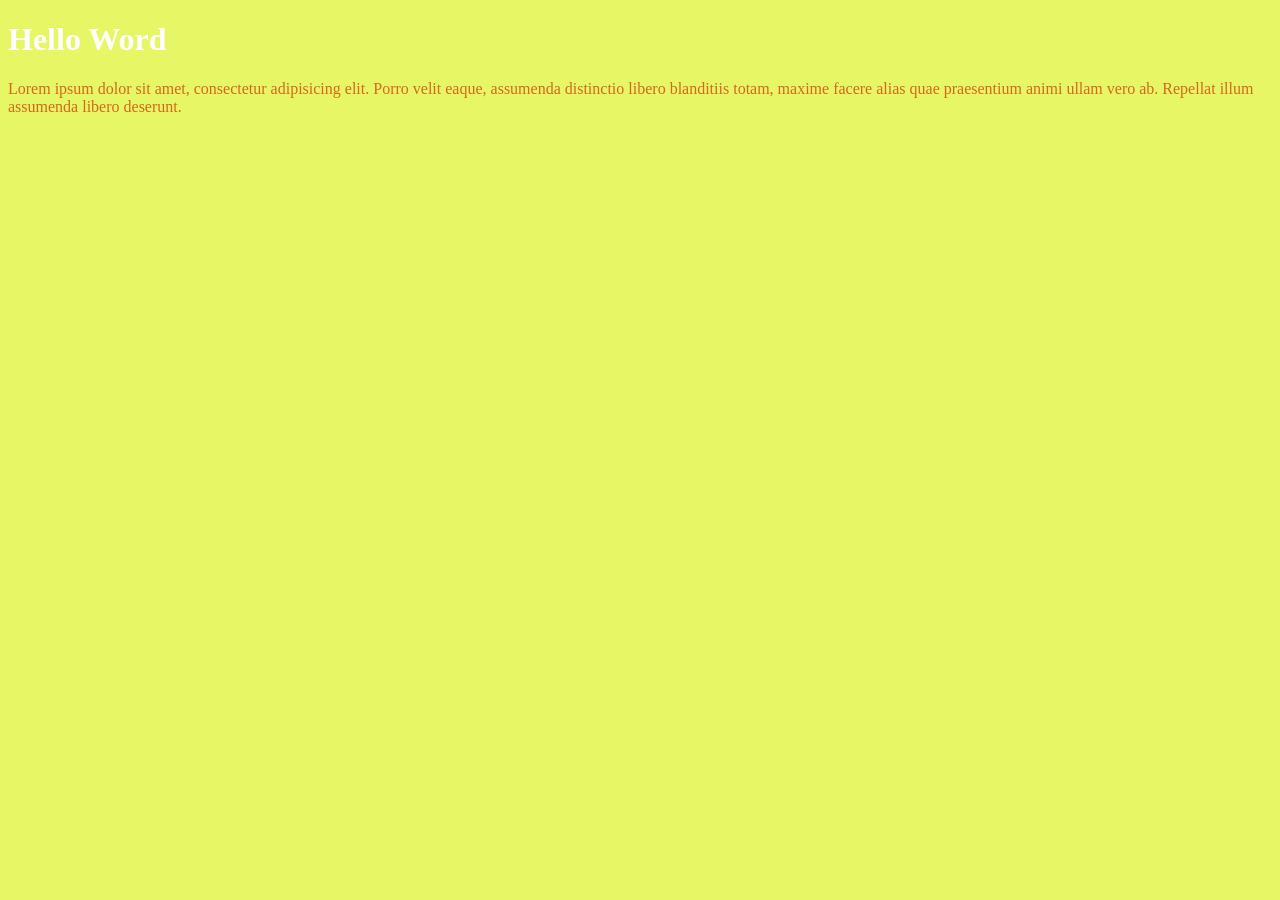
<file: projeto-1/index.html>
<!DOCTYPE html>
<html lang="pt-br">

<head>
    <meta charset="UTF-8">
    <meta name="viewport" content="width=device-width, initial-scale=1.0">
    <link rel="stylesheet" href="style.css">
    <title>Git & Github</title>
</head>

<body>
    <h1>Hello Word</h1>
    <p>Lorem ipsum dolor sit amet, consectetur adipisicing elit. Porro velit eaque, assumenda distinctio libero
        blanditiis totam, maxime facere alias quae praesentium animi ullam vero ab. Repellat illum assumenda libero
        deserunt.</p>
</body>

</html>
</file>
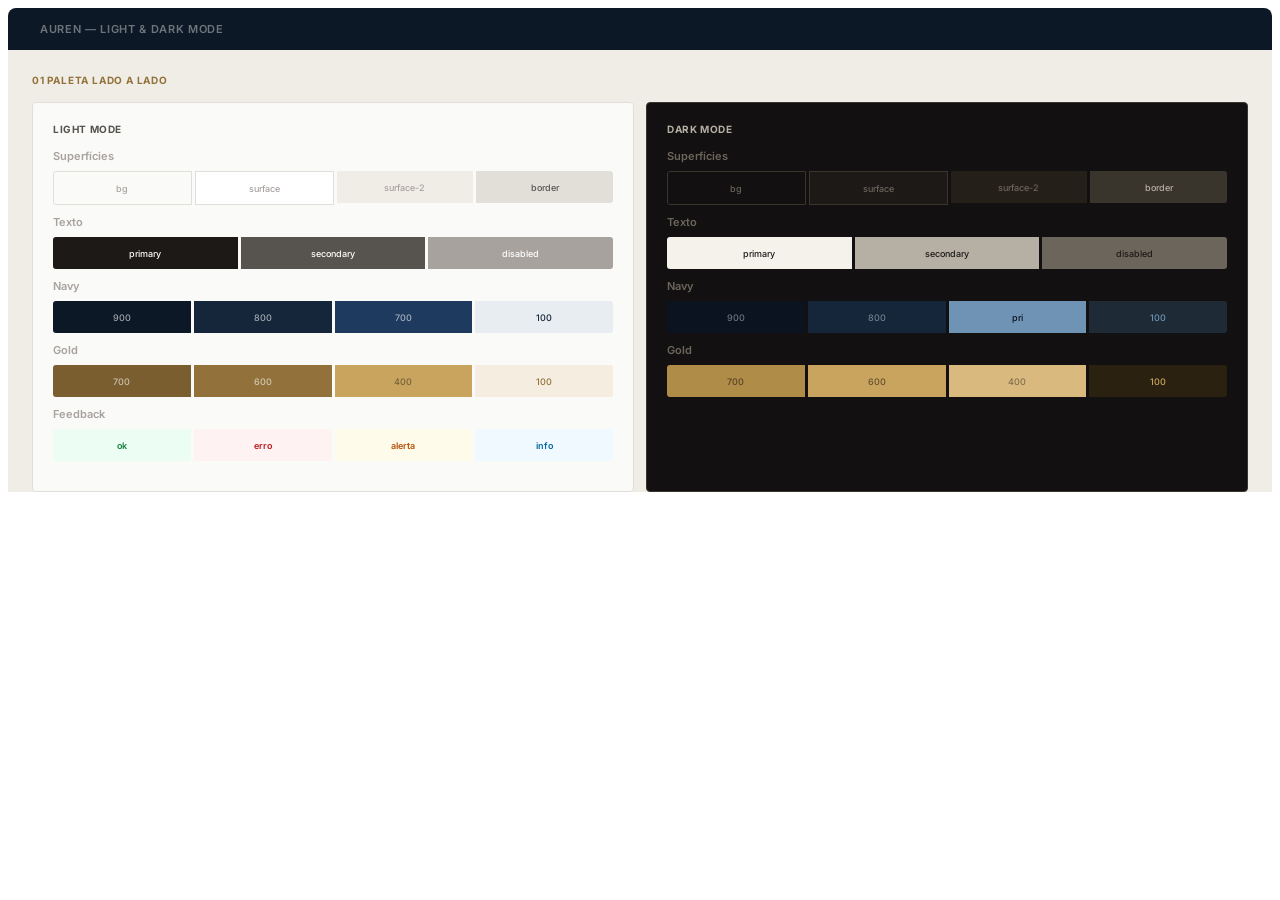
<file: projeto-1/paleta.html>
<!DOCTYPE html>
<html lang="en">
<!--teste-->
<head>
    <meta charset="UTF-8">
    <meta name="viewport" content="width=device-width, initial-scale=1.0">
    <title>Document</title>
</head>

<body>
    <div id="auren-ld" style="border-radius: 8px; border: 0.5px solid var(--color-border-tertiary); overflow: hidden;">
        <style>
            @import url('https://fonts.googleapis.com/css2?family=Inter:wght@400;500;600;700;800&family=IBM+Plex+Mono:wght@400;500&display=swap');

            #auren-ld {
                font-family: 'Inter', sans-serif;
                font-size: 13px;
                color: #1C1917;
            }

            .a-mono {
                font-family: 'IBM Plex Mono', monospace;
            }

            .section-label {
                font-size: 10px;
                font-weight: 700;
                text-transform: uppercase;
                letter-spacing: .08em;
                color: #92723A;
                margin: 0 0 16px;
            }

            .sub-label {
                font-size: 11px;
                font-weight: 600;
                color: #A8A29E;
                margin: 0 0 8px;
            }

            .mode-col {
                flex: 1;
                padding: 20px;
                border-radius: 4px;
            }

            .mode-label {
                font-size: 10px;
                font-weight: 700;
                text-transform: uppercase;
                letter-spacing: .06em;
                margin: 0 0 14px;
            }

            .swatch-row {
                display: flex;
                gap: 3px;
                margin-bottom: 10px;
            }

            .swatch {
                height: 32px;
                flex: 1;
                display: flex;
                align-items: center;
                justify-content: center;
                font-size: 9px;
                font-weight: 500;
            }

            .swatch:first-child {
                border-radius: 3px 0 0 3px;
            }

            .swatch:last-child {
                border-radius: 0 3px 3px 0;
            }

            .tag-demo {
                display: inline-flex;
                align-items: center;
                border-radius: 2px;
                padding: 3px 9px 3px 7px;
                font-size: 11px;
                font-weight: 600;
                border-left: 3px solid;
            }

            .comp-row {
                display: flex;
                gap: 8px;
                align-items: center;
                margin-bottom: 10px;
            }
        </style>

        <div
            style="background: #0C1825; padding: 14px 32px; display: flex; justify-content: space-between; align-items: center;">
            <span
                style="font-size: 11px; font-weight: 600; color: rgba(255,255,255,0.4); letter-spacing: .06em; text-transform: uppercase;">Auren
                — Light &amp; dark mode</span>
        </div>

        <div style="background: #F0EDE7; padding: 24px 24px 0;">
            <p class="section-label">01 Paleta lado a lado</p>
            <div style="display: flex; gap: 12px; margin-bottom: 24px;">

                <div class="mode-col" style="background: #FAFAF9; border: 1px solid #E2DFD9;">
                    <p class="mode-label" style="color: #57534E;">Light mode</p>

                    <p class="sub-label">Superfícies</p>
                    <div class="swatch-row">
                        <div class="swatch" style="background: #FAFAF9; color: #A8A29E; border: 1px solid #E2DFD9;">bg
                        </div>
                        <div class="swatch" style="background: #FFFFFF; color: #A8A29E; border: 1px solid #E2DFD9;">
                            surface</div>
                        <div class="swatch" style="background: #F0EDE7; color: #A8A29E;">surface-2</div>
                        <div class="swatch" style="background: #E2DFD9; color: #57534E;">border</div>
                    </div>

                    <p class="sub-label">Texto</p>
                    <div class="swatch-row">
                        <div class="swatch" style="background: #1C1917; color: #fff;">primary</div>
                        <div class="swatch" style="background: #57534E; color: #fff;">secondary</div>
                        <div class="swatch" style="background: #A8A29E; color: #fff;">disabled</div>
                    </div>

                    <p class="sub-label">Navy</p>
                    <div class="swatch-row">
                        <div class="swatch" style="background: #0C1825; color: rgba(255,255,255,0.6);">900</div>
                        <div class="swatch" style="background: #15263B; color: rgba(255,255,255,0.6);">800</div>
                        <div class="swatch" style="background: #1E3A5F; color: rgba(255,255,255,0.6);">700</div>
                        <div class="swatch" style="background: #E8EDF2; color: #15263B;">100</div>
                    </div>

                    <p class="sub-label">Gold</p>
                    <div class="swatch-row">
                        <div class="swatch" style="background: #7A5E2F; color: rgba(255,255,255,0.6);">700</div>
                        <div class="swatch" style="background: #92723A; color: rgba(255,255,255,0.6);">600</div>
                        <div class="swatch" style="background: #C9A45E; color: rgba(0,0,0,0.4);">400</div>
                        <div class="swatch" style="background: #F5EDE0; color: #92723A;">100</div>
                    </div>

                    <p class="sub-label">Feedback</p>
                    <div class="swatch-row">
                        <div class="swatch" style="background: #ECFDF3; color: #15803D; font-weight: 600;">ok</div>
                        <div class="swatch" style="background: #FEF2F2; color: #B91C1C; font-weight: 600;">erro</div>
                        <div class="swatch" style="background: #FFFBEB; color: #B45309; font-weight: 600;">alerta</div>
                        <div class="swatch" style="background: #F0F9FF; color: #0369A1; font-weight: 600;">info</div>
                    </div>
                </div>

                <div class="mode-col" style="background: #121010; border: 1px solid #3A352C;">
                    <p class="mode-label" style="color: #B5AFA4;">Dark mode</p>

                    <p class="sub-label" style="color: #6B655B;">Superfícies</p>
                    <div class="swatch-row">
                        <div class="swatch" style="background: #121010; color: #6B655B; border: 1px solid #3A352C;">bg
                        </div>
                        <div class="swatch" style="background: #1C1917; color: #6B655B; border: 1px solid #3A352C;">
                            surface</div>
                        <div class="swatch" style="background: #242019; color: #6B655B;">surface-2</div>
                        <div class="swatch" style="background: #3A352C; color: #B5AFA4;">border</div>
                    </div>

                    <p class="sub-label" style="color: #6B655B;">Texto</p>
                    <div class="swatch-row">
                        <div class="swatch" style="background: #F5F2EC; color: #1C1917;">primary</div>
                        <div class="swatch" style="background: #B5AFA4; color: #1C1917;">secondary</div>
                        <div class="swatch" style="background: #6B655B; color: #1C1917;">disabled</div>
                    </div>

                    <p class="sub-label" style="color: #6B655B;">Navy</p>
                    <div class="swatch-row">
                        <div class="swatch" style="background: #0A131F; color: rgba(255,255,255,0.4);">900</div>
                        <div class="swatch" style="background: #15263B; color: rgba(255,255,255,0.4);">800</div>
                        <div class="swatch" style="background: #6F93B5; color: #0A131F;">pri</div>
                        <div class="swatch" style="background: #1E2A35; color: #6F93B5;">100</div>
                    </div>

                    <p class="sub-label" style="color: #6B655B;">Gold</p>
                    <div class="swatch-row">
                        <div class="swatch" style="background: #B08C49; color: rgba(0,0,0,0.5);">700</div>
                        <div class="swatch" style="background: #C9A45E; color: rgba(0,0,0,0.5);">600</div>
                        <div class="swatch" style="background: #D9B97E; color: rgba(0,0,0,0.4);">400</div>
                        <div class="swatch" style="background: #2A2110; color: #C9A45E;">100</div>
</body>

</html>
</file>
<file: projeto-1/style.css>
body{
    background-color: rgba(217, 241, 3, 0.61);
}

h1{
    color: white;
}

p{
    color: chocolate;
}
</file>
